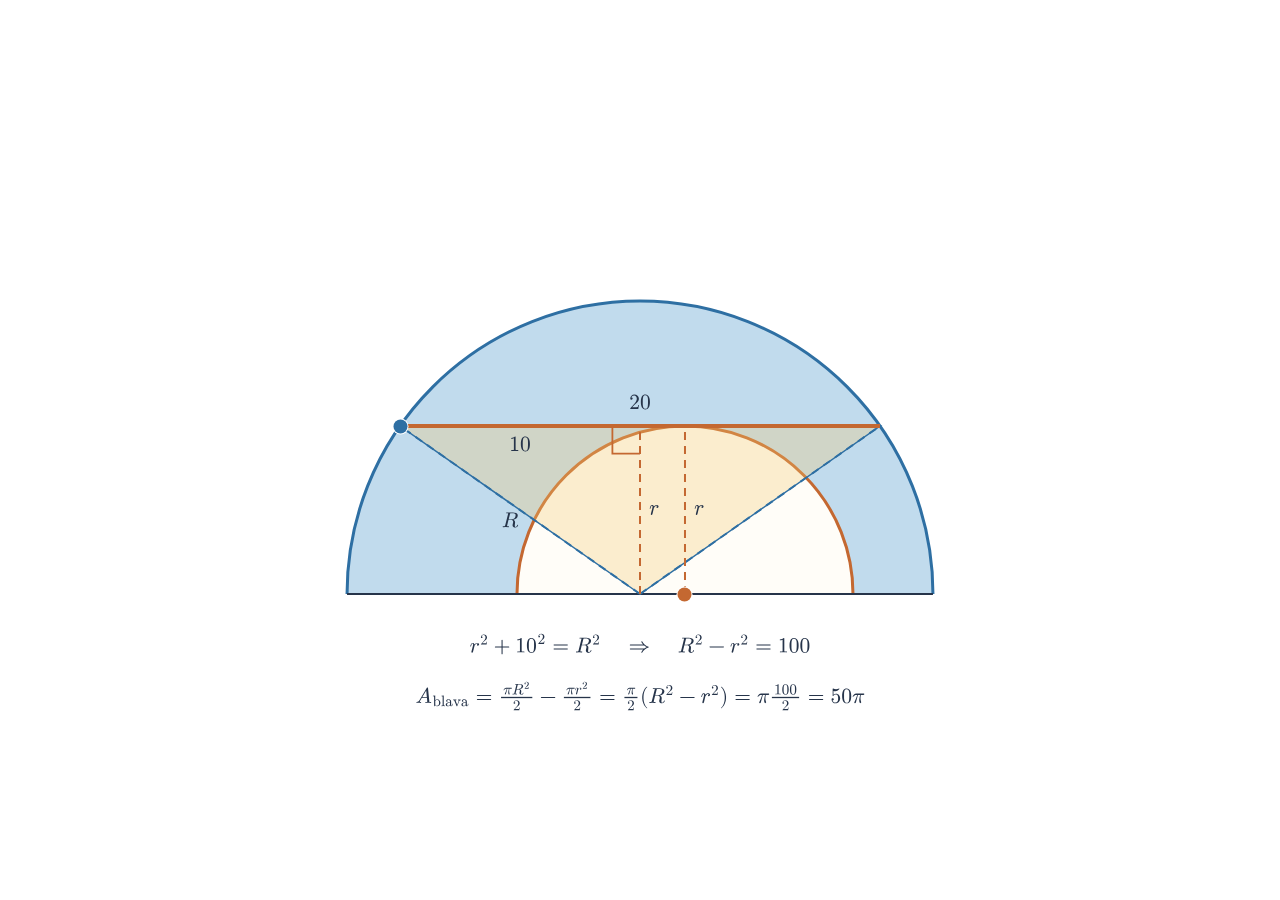
<file: embed/semicircle-area/index.html>
<!doctype html>
<html lang="ca">
  <head>
    <meta charset="utf-8" />
    <meta name="viewport" content="width=device-width, initial-scale=1" />
    <title>Àrea entre dos semicercles — Neo</title>
    <link rel="stylesheet" href="./styles.css" />
  </head>
  <body>
    <div
      id="semicircle-figure"
      aria-label="Dos semicercles amb una corda tangent de vint centímetres"
    ></div>
    <script type="module" src="./figure.js?v=9"></script>
  </body>
</html>
</file>
<file: embed/semicircle-area/styles.css>
:root {
  background: transparent;
}

html,
body {
  width: 100%;
  height: 100%;
}

body {
  margin: 0;
  overflow: hidden;
  background: transparent;
}

#semicircle-figure {
  width: 100%;
  height: 100%;
  min-height: 320px;
  overflow: hidden;
  background: transparent;
}
</file>
